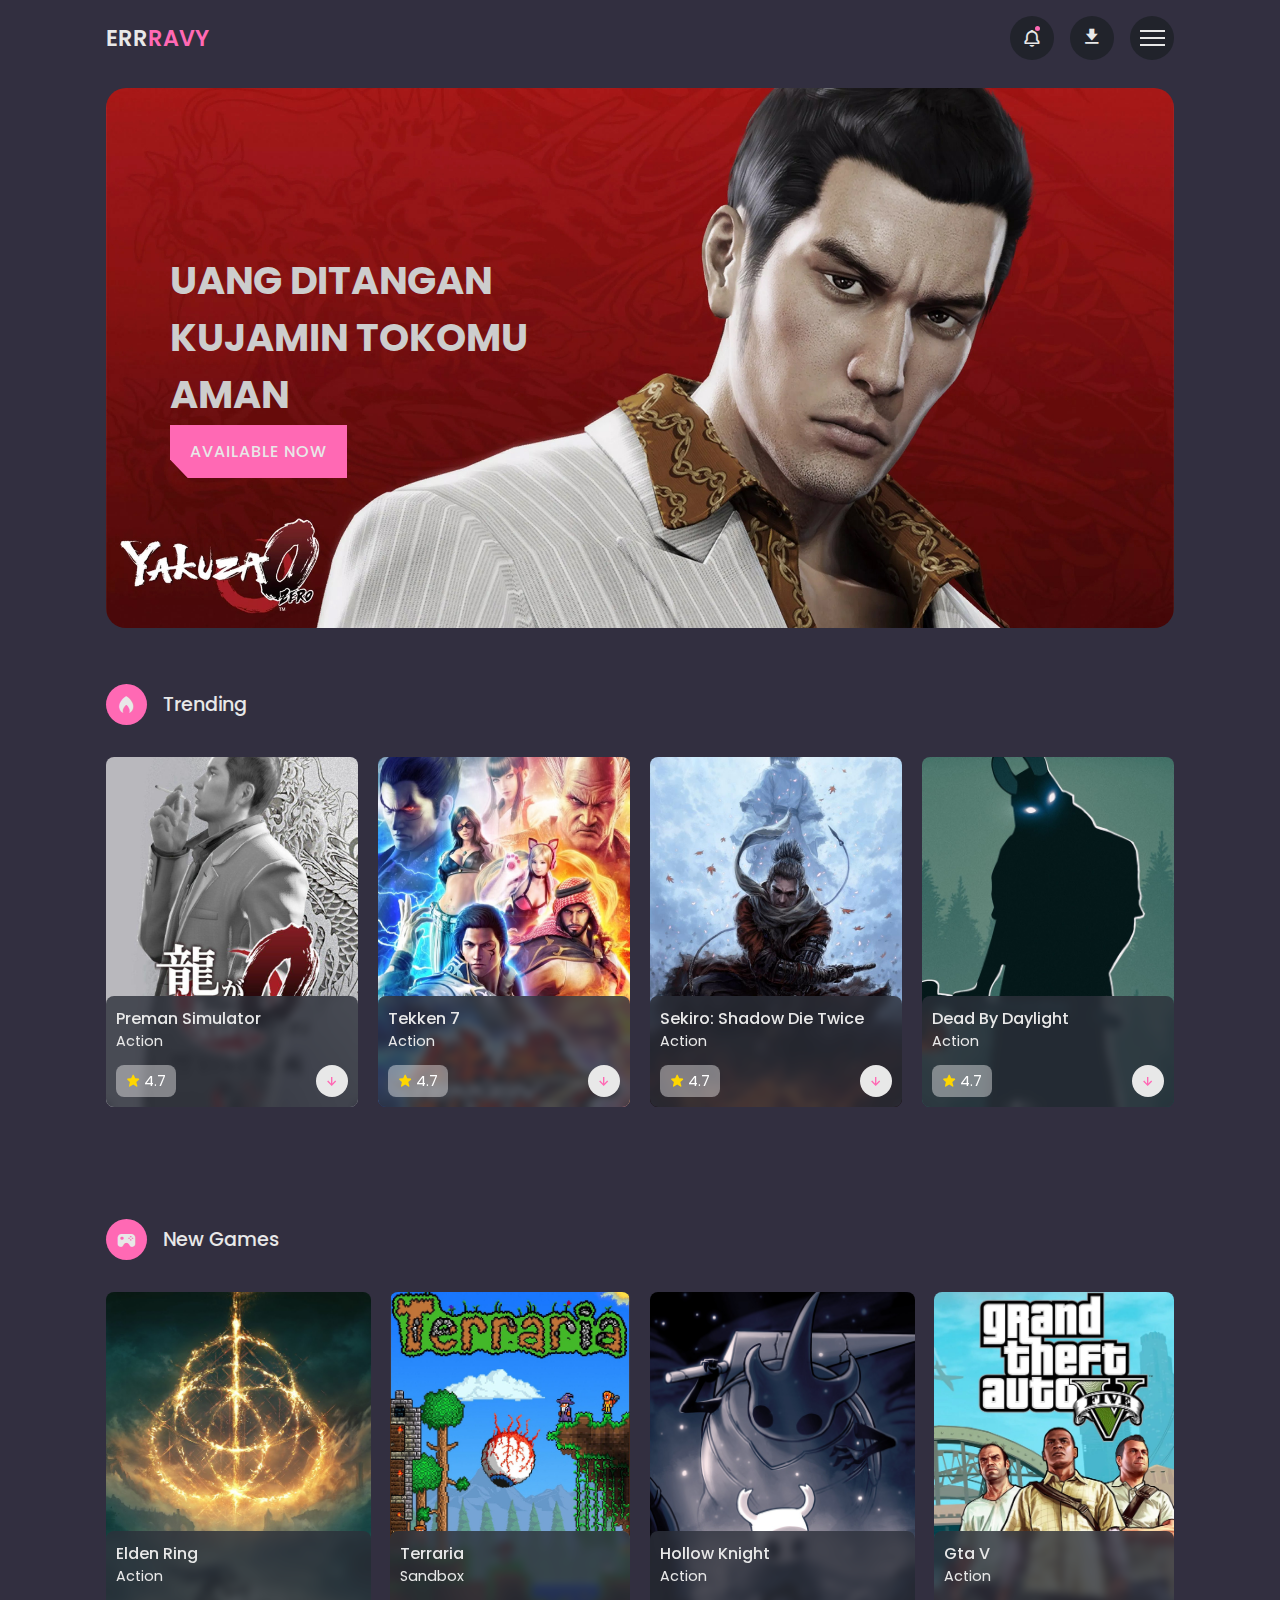
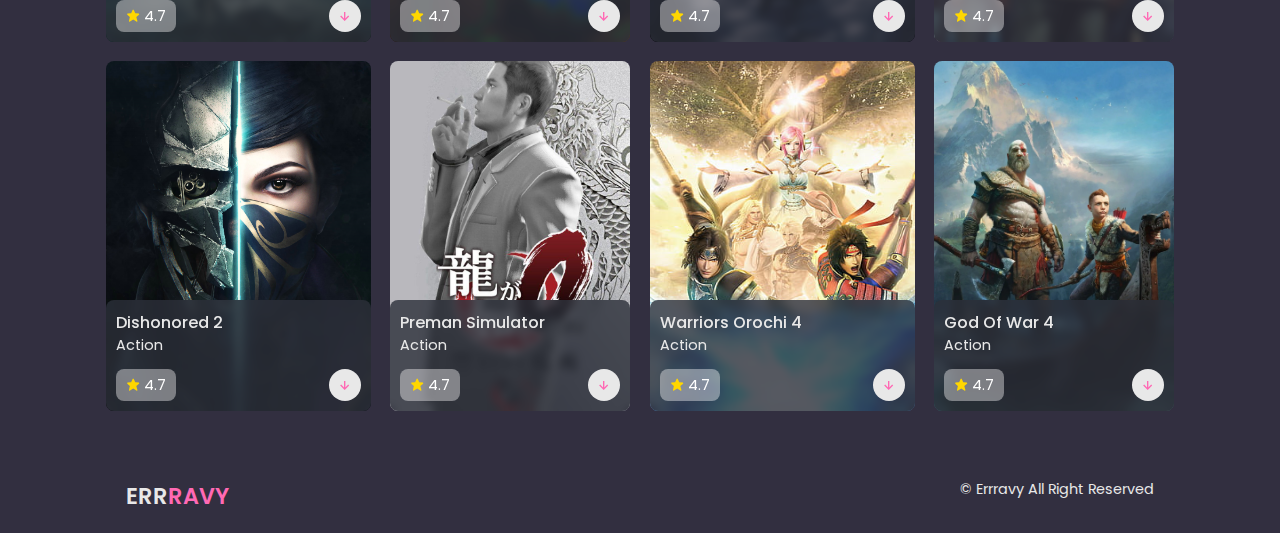
<file: index.html>
<!DOCTYPE html>
<html lang="en">
<head>
    <meta charset="UTF-8">
    <meta http-equiv="X-UA-Compatible" content="IE=edge">
    <meta name="viewport" content="width=device-width, initial-scale=1.0">
    <title>Errravy</title>
    <!-- Fav Icon -->
    <link rel="shortcut icon" href="img/fav.png" type="image/x-icon">
    <!-- link to css -->
    <link rel="stylesheet" href="css/style.css">
    <!-- Box Icons -->
    <link href='https://unpkg.com/boxicons@2.1.4/css/boxicons.min.css' rel='stylesheet'>
    <!-- Link to Swiper -->
    <link rel="stylesheet" href="css/swiper-bundle.min.css">
</head>
<body>
    <!-- Header -->
    <header>
        <!-- Nav -->
        <div class="nav container">
            <a href="index.html" class="logo">Err<span>Ravy</span></a>
            <!-- Nav Icons -->
            <div class="nav-icons">
                <i class='bx bx-bell bx-tada' id="bell-icon"><span></span></i>
                <i style="padding-top: 5px;" class='bx bxs-download' id="download-icon"><span></span></i>
                <div class="menu-icon">
                    <div class="line1"></div>
                    <div class="line2"></div>
                    <div class="line3"></div>
                </div>
            </div>
            <!-- menu -->
            <div class="menu">
                <img src="img/home2.png" alt="">
                <div class="navbar">
                    <li><a href="#home">Home</a></li>
                    <li><a href="#trending">Trending</a></li>
                    <li><a href="#new">New Games</a></li>
                </div>
            </div>
            <!-- notification -->
            <div class="notification">
                <div class="notification-box">
                    <i class='bx bx-check-circle' ></i>
                    <p>Yakuza 0 purchased success</p>
                </div>
                <div class="notification-box box-color">
                    <i class='bx bx-x-circle' ></i>
                    <p>Yakuza 0 purchased failed</p>
                </div>
            </div>
            <!-- download -->
            <div class="downloadgame">
                <div class="downloadgame-box">
                    <img src="img/download1.jpg" alt="">
                    <p>Download <br><b>80%</b></p>
                </div>
            </div>
        </div>
    </header>


    <!-- Home Section Start -->
    <section class="home container" id="home">
        <img src="img/home1.jpg" alt="">
        <div class="home-text">
            <h1>Uang ditangan <br> Kujamin tokomu <br> aman</h1>
            <a href="yakuza.html" class="btn">Available Now</a>
        </div>
    </section>
    <!-- Home Section End -->
    <!-- trending section start -->
    <section class="trending container" id="trending">
        <div class="heading">
            <i class='bx bxs-flame'></i>
            <h2>Trending</h2>
        </div>
        <!-- Content -->
        <div class="trending-content swiper">
            <div class="swiper-wrapper">
                <!-- Slide 1 -->
                <div class="swiper-slide">
                    <div class="box">
                        <img src="img/download1.jpg" alt="">
                        <div class="box-text">
                            <h2>Preman Simulator</h2>
                            <h3>Action</h3>
                            <div class="rating-download">
                                <div class="rating">
                                    <i class='bx bxs-star'></i>
                                    <span>4.7</span>
                                </div>
                                <a href="yakuza.html" class="box-btn"><i class='bx bx-down-arrow-alt' ></i></a>
                            </div>
                        </div>
                    </div>
                </div>
                <!-- Slide 2 -->
                <div class="swiper-slide">
                    <div class="box">
                        <img src="img/download2.jpg" alt="">
                        <div class="box-text">
                            <h2>Tekken 7</h2>
                            <h3>Action</h3>
                            <div class="rating-download">
                                <div class="rating">
                                    <i class='bx bxs-star'></i>
                                    <span>4.7</span>
                                </div>
                                <a href="tekken.html" class="box-btn"><i class='bx bx-down-arrow-alt' ></i></a>
                            </div>
                        </div>
                    </div>
                </div>
                <!-- Slide 3 -->
                <div class="swiper-slide">
                    <div class="box">
                        <img src="img/download6.jpg" alt="">
                        <div class="box-text">
                            <h2>Sekiro: Shadow Die Twice</h2>
                            <h3>Action</h3>
                            <div class="rating-download">
                                <div class="rating">
                                    <i class='bx bxs-star'></i>
                                    <span>4.7</span>
                                </div>
                                <a href="sekiro.html" class="box-btn"><i class='bx bx-down-arrow-alt' ></i></a>
                            </div>
                        </div>
                    </div>
                </div>
                <!-- Slide 4 -->
                <div class="swiper-slide">
                    <div class="box">
                        <img src="img/download4.jpg" alt="">
                        <div class="box-text">
                            <h2>Dead By Daylight</h2>
                            <h3>Action</h3>
                            <div class="rating-download">
                                <div class="rating">
                                    <i class='bx bxs-star'></i>
                                    <span>4.7</span>
                                </div>
                                <a href="dbd.html" class="box-btn"><i class='bx bx-down-arrow-alt' ></i></a>
                            </div>
                        </div>
                    </div>
                </div>
                <!-- Slide 5 -->
                <div class="swiper-slide">
                    <div class="box">
                        <img src="img/download5.webp" alt="">
                        <div class="box-text">
                            <h2>Elden Ring</h2>
                            <h3>Action</h3>
                            <div class="rating-download">
                                <div class="rating">
                                    <i class='bx bxs-star'></i>
                                    <span>4.7</span>
                                </div>
                                <a href="elden.html" class="box-btn"><i class='bx bx-down-arrow-alt' ></i></a>
                            </div>
                        </div>
                    </div>
                </div>
              </div>
        </div>
    </section>
    <!-- trending section end -->
    <!-- new section Start -->
    <section class="new container" id="new">
        <div class="heading">
            <i class='bx bxs-joystick'></i>
            <h2>New Games</h2>
        </div>
        <!-- Content -->
        <div class="new-content">
            <!-- Box 1 -->
            <div class="box">
                <img src="img/download5.webp" alt="">
                <div class="box-text">
                    <h2>Elden Ring</h2>
                    <h3>Action</h3>
                    <div class="rating-download">
                        <div class="rating">
                            <i class='bx bxs-star'></i>
                            <span>4.7</span>
                        </div>
                        <a href="elden.html" class="box-btn"><i class='bx bx-down-arrow-alt' ></i></a>
                    </div>
                </div>
            </div>
            <!-- Box 2 -->
            <div class="box">
                <img src="img/new2.jpg" alt="">
                <div class="box-text">
                    <h2>Terraria</h2>
                    <h3>Sandbox</h3>
                    <div class="rating-download">
                        <div class="rating">
                            <i class='bx bxs-star'></i>
                            <span>4.7</span>
                        </div>
                        <a href="terraria.html" class="box-btn"><i class='bx bx-down-arrow-alt' ></i></a>
                    </div>
                </div>
            </div>
            <!-- Box 3 -->
            <div class="box">
                <img src="img/new3.jpg" alt="">
                <div class="box-text">
                    <h2>Hollow Knight</h2>
                    <h3>Action</h3>
                    <div class="rating-download">
                        <div class="rating">
                            <i class='bx bxs-star'></i>
                            <span>4.7</span>
                        </div>
                        <a href="hollow.html" class="box-btn"><i class='bx bx-down-arrow-alt' ></i></a>
                    </div>
                </div>
            </div>
            <!-- Box 4 -->
            <div class="box">
                <img src="img/new4.jpg" alt="">
                <div class="box-text">
                    <h2>Gta V</h2>
                    <h3>Action</h3>
                    <div class="rating-download">
                        <div class="rating">
                            <i class='bx bxs-star'></i>
                            <span>4.7</span>
                        </div>
                        <a href="gta.html" class="box-btn"><i class='bx bx-down-arrow-alt' ></i></a>
                    </div>
                </div>
            </div>
            <!-- Box 5 -->
            <div class="box">
                <img src="img/new5.png" alt="">
                <div class="box-text">
                    <h2>Dishonored 2</h2>
                    <h3>Action</h3>
                    <div class="rating-download">
                        <div class="rating">
                            <i class='bx bxs-star'></i>
                            <span>4.7</span>
                        </div>
                        <a href="dishonored.html" class="box-btn"><i class='bx bx-down-arrow-alt' ></i></a>
                    </div>
                </div>
            </div>
            <!-- Box 6 -->
            <div class="box">
                <img src="img/download1.jpg" alt="">
                <div class="box-text">
                    <h2>Preman Simulator</h2>
                    <h3>Action</h3>
                    <div class="rating-download">
                        <div class="rating">
                            <i class='bx bxs-star'></i>
                            <span>4.7</span>
                        </div>
                        <a href="yakuza.html" class="box-btn"><i class='bx bx-down-arrow-alt' ></i></a>
                    </div>
                </div>
            </div>
            <!-- Box 7 -->
            <div class="box">
                <img src="img/new7.jpg" alt="">
                <div class="box-text">
                    <h2>Warriors Orochi 4</h2>
                    <h3>Action</h3>
                    <div class="rating-download">
                        <div class="rating">
                            <i class='bx bxs-star'></i>
                            <span>4.7</span>
                        </div>
                        <a href="orochi.html" class="box-btn"><i class='bx bx-down-arrow-alt' ></i></a>
                    </div>
                </div>
            </div>
            <!-- Box 8 -->
            <div class="box">
                <img src="img/new8.webp" alt="">
                <div class="box-text">
                    <h2>God Of War 4</h2>
                    <h3>Action</h3>
                    <div class="rating-download">
                        <div class="rating">
                            <i class='bx bxs-star'></i>
                            <span>4.7</span>
                        </div>
                        <a href="Gow.html   " class="box-btn"><i class='bx bx-down-arrow-alt' ></i></a>
                    </div>
                </div>
            </div>
        </div>
    </section>
    <!-- new section end -->
    <!-- Copyright -->
    <div class="copyright container">
        <a href="https://www.instagram.com/err_ravy/" class="logo">Err<span>ravy</span></a>
        <p>&#169; Errravy All Right Reserved</p>
    </div>



    <!-- Link to Swiper -->
    <script src="js/swiper-bundle.min.js"></script>
    <!-- link to js -->
    <script src="js/script.js"></script>
</body>
</html>
</file>
<file: css/style.css>
@import url('https://fonts.googleapis.com/css2?family=Poppins:wght@400;500;600;700&display=swap');
*{
    font-family: 'Poppins', sans-serif;
    margin: 0;
    padding: 0;
    scroll-behavior: smooth;
    box-sizing: border-box;
    list-style: none;
    text-decoration: none;
    scroll-padding-top: 2rem;
    width: 1150;
}
:root {
    --main-color: hotpink;
    --dark-color: #322f40;
    --text-color: hsl(0,0%,91%);
    --light-color: #21232b;
}
::selection{
    color: var(--text-color);
    background: var(--dark-color);
}
section{
    padding: 4rem 0 3rem;
}
img{
    width: 100%;
}
body{
    color: var(--text-color) ;
    background: var(--dark-color);
}
.container{
    max-width: 1068px;
    margin: auto;
    width: 100%;
}
header{
    position: fixed;
    top: 0;
    left: 0;
    width: 100%;
    background-color: var(--dark-color);
    z-index: 100;
}
.nav{
    display: flex;
    align-items: center;
    justify-content: center;
    padding: 16px 0;
}
.logo{
    font-size: 1.4rem;
    font-weight: 600;
    color: var(--text-color);
    text-transform: uppercase;
    margin: 0 auto 0 0;
}
.logo span{
    color: var(--main-color);
}
.nav-icons{
    display: flex;
    align-items: center;
    column-gap: 1rem;
}
.nav-icons .bx{
    font-size: 20px;
    height: 44px;
    width: 44px;
    display: grid;
    place-items: center;
    color: var(--text-color);
    background: #21232b;
    border-radius: 50%;
    cursor: pointer;
}
#bell-icon{
    position: relative;
}
#bell-icon span{
    content: "";
    width: 5px;
    height: 5px;
    border-radius: 50%;
    background: var(--main-color);
    position: absolute;
    top: 10px;
    right: 14px;
}
.menu-icon{
    display: flex;
    flex-direction: column;
    align-items: center;
    justify-content: center;
    row-gap: 5px;
    height: 44px;
    width: 44px;
    border-radius: 50%;
    background: #21232b;
    cursor: pointer;
    z-index: 200;
    transition: 0.3s;
}
.menu-icon div{
    display: block;
    background: var(--text-color);
    height: 2px;
    width: 25px;
    transition: 0.3s;
}
.move .line1{
    transform: rotate(-45deg) translate(-5px,5px);
}
.move .line2{
    opacity: 0;
}
.move .line3{
    transform: rotate(45deg) translate(-5px,-5px);
}
.menu{
    position: fixed;
    left: 0;
    top: 0;
    width: 100%;
    height: 100vh;
    background: rgba(0, 0, 14, 0.9);
    z-index: 106;
    display: flex;
    align-items: center;
    justify-content: space-between;
    transition: 0.5s;
    clip-path: circle(0% at 100% 0%);
}
.menu.active{
    clip-path: circle(144% at 100% 0%);
}
.menu img{
    width: 460px;
    margin-left: 12rem;
    margin-top: 3rem;
}
.navbar{
    display: grid;
    row-gap: 1rem;
    text-align: right;
    padding-right: 2rem;
}
.navbar a{
    font-size: 1.6rem;
    color: var(--text-color);
    font-weight: 500;
    transition: 0.2s;
}
.navbar a:hover{
    border-bottom: 4px solid var(--main-color);
    font-size: 1.8rem;
}
.notification{
    position:absolute;
    top: 110%;
    right: 5rem;
    background: var(--light-color);
    width: 300px;
    height: 350px;
    border-radius: 0.5rem;
    padding: 10px;
    display: flex;
    flex-direction: column;
    row-gap: 1rem;
    clip-path: circle(0% at 100% 0%);
}
.notification.active{
    clip-path: circle(144% at 100% 0%);
    transition: 0.3s;
}
.notification-box{
    display: flex;
    align-items: baseline;
    column-gap: 1rem;
    border-radius: 0.5rem;
    background: var(--dark-color);
    padding: 10px;
}
.notification-box .bx{
    color: var(--main-color);
}
.downloadgame{
    position:absolute;
    top: 110%;
    right: 5rem;
    background: var(--light-color);
    width: 300px;
    height: 350px;
    border-radius: 0.5rem;
    padding: 10px;
    display: flex;
    flex-direction: column;
    row-gap: 1rem;
    clip-path: circle(0% at 100% 0%);
}
.downloadgame.active{
    clip-path: circle(144% at 100% 0%);
    transition: 0.3s;
}
.downloadgame-box{
    display: flex;
    align-items: baseline;
    column-gap: 1rem;
    border-radius: 0.5rem;
    background: var(--dark-color);
    padding: 10px;
    height: 7rem;
}
.downloadgame img{
    width: 60px;
    height: auto;
}
.downloadgame p{
    position: relative;
    font-size: 20px;
    padding: 0;
    left: 5rem;
    bottom: 4rem;
}
.downloadgame-box .bx{
    color: var(--main-color);
}
.box-color{
    background: rgba(255, 255, 255, 0.202);
}
.box-color .bx{
    color: red;
}
.home{
    position: relative;
    min-height: 540px;
    display: flex;
    align-items: center;
    justify-content: flex-start;
    margin-top: 5rem;
}
.home img{
    position: absolute;
    width: 100%;
    height: 100%;
    object-fit: cover;
    z-index: -1;
    border-radius: 20px;
}
.home-text{
    padding-left: 4rem;
    text-align: left;
}
.home-text h1{
    font-size: 2.4rem;
    text-transform: uppercase;
    color: rgb(205, 205, 205);
    margin-bottom: 1rem;
}
.btn{
    background: var(--main-color);
    padding: 15px 20px;
    color: var(--text-color);
    text-transform: uppercase;
    font-size: 1rem;
    letter-spacing: 1px;
    font-weight: 500;
    clip-path: polygon(0 0, 100% 0%, 100% 100%, 10% 100%, 0 65%);
}.btn:hover{
    background: var(--light-color);
    transition: 0.3s;
}
.heading{
    display: flex;
    align-items: center;
    column-gap: 1rem;
    margin-bottom: 2rem;
}
.heading .bx{
    font-size: 21px;
    color : var(--text-color);
    background: var(--main-color);
    padding: 10px;
    border-radius: 5rem;
}
.heading h2{
    font-size: 1.2rem;
    font-weight: 500;
}
.box{
    position: relative;
    width: 100%;
    height: 350px;
    border-radius: 0.5rem;
}
.box img{
    width: 100%;
    height: 100%;
    object-fit: cover;
    border-radius: 0.5rem;
}
.box .box-text{
    position: absolute;
    right: 0;
    left: 0;
    bottom: 0;
    padding: 10px;
    background: hsl(227,14%,20%,0.8);
    backdrop-filter: blur(4px);
    border-radius: 0.5rem;
}
.box .box-text h2{
    font-size: 1rem;
    font-weight: 500;
}
.box .box-text h3{
    font-size: 0.9rem;
    font-weight: 400;
    margin-bottom: 0.8rem;
}
.rating-download{
    display: flex;
    justify-content: space-between;
}
.rating{
    display: flex;
    align-items: center;
    column-gap: 4px;
    background: hsl(0,0%,100%,0.4);
    padding: 4px 10px;
    border-radius: 0.5rem;
}
.rating .bx{
    color: gold;
    font-size: 0.9rem;
}
.rating span{
    color: white;
    font-size: 0.9rem;
}
.box-btn .bx{
    padding: 8px;
    background: var(--text-color);
    border-radius: 5rem;
    color: var(--main-color);
    font-weight: 400;
    font-size: 20;
}
.box-btn .bx:hover{
    background: var(--dark-color);
}
.new-content{
    display: grid;
    grid-template-columns: repeat(auto-fit,minmax(240px,auto));
    gap: 1.2rem;
}
.next-page{
    display: flex;
    justify-content: center;
    align-items: center;
    margin-top: 3rem;
}
.next-page a{
    background: var(--main-color);
    padding: 12px 20px;
    color: var(--text-color);
    letter-spacing: 1px;
    font-weight: 500;
}
.next-page a:hover{
    background: var(--light-color);
    transition: 0.3s all linear;
}
.copyright{
    display: flex;
    justify-content: space-between;
    padding: 20px;
}
.copyright p{
    font-size: 0.9rem;
    color: var(--text-color);
}
.video-container video{
    width: 100%;
    aspect-ratio: 16/9;
}
.video-container{
    margin-top: 2rem;
}
.about h2{
    display: inline-flex;
    font-size: 1.4rem;
    font-weight: 500;
    border-bottom: 4px solid var(--main-color);
}
.about{
    margin-top: 2rem;
}
.about p{
    font-size: 0.93rem;
    margin-top: 1rem;
    text-align: justify;
}
.screenshoot h2{
    display: inline-flex;
    font-size: 1.4rem;
    font-weight: 500;
    border-bottom: 4px solid var(--main-color);
    margin: 1.6rem 0;
}
.screenshoot-content{
    display: grid;
    grid-template-columns: repeat(auto-fit,minmax(250px,auto));
    row-gap: 15px;
    column-gap: 300px;
    justify-content: center;
    max-width: 800px;
    margin-left: 0rem;
    width: 100%;
}
.screenshoot-content img{
    width: auto;
    height: 300px;
    object-fit: cover;
    border-radius: 10px;
}
.download{
    max-width: 800px;
    margin: auto;
    width: 100%;
    display: grid;
    justify-content: center;
    margin-top: 2rem;
}
.download h2{
    text-align: center;
    font-size: 1.4rem;
    font-weight: 500;
    margin: 1.6rem 0; 
}
.download-links a{
    text-align: center;
    background: var(--main-color);
    padding: 12px 20px;
    color: var(--text-color);
    letter-spacing: 1px;
    font-weight: 500;
}
.download-links a:hover{
    background: var(--light-color);
    transition: 0.1s all linear;
}
.judul-game{
    padding-top: 5px;
    position: relative;
    font-size: 3rem;
    font-weight: 600;
    color: var(--text-color);
    text-transform: uppercase;
    margin: 0 auto 0 0;
    border-bottom: 4px solid var(--main-color);
    color: var(--text-color);
    text-align: center;
}
</file>
